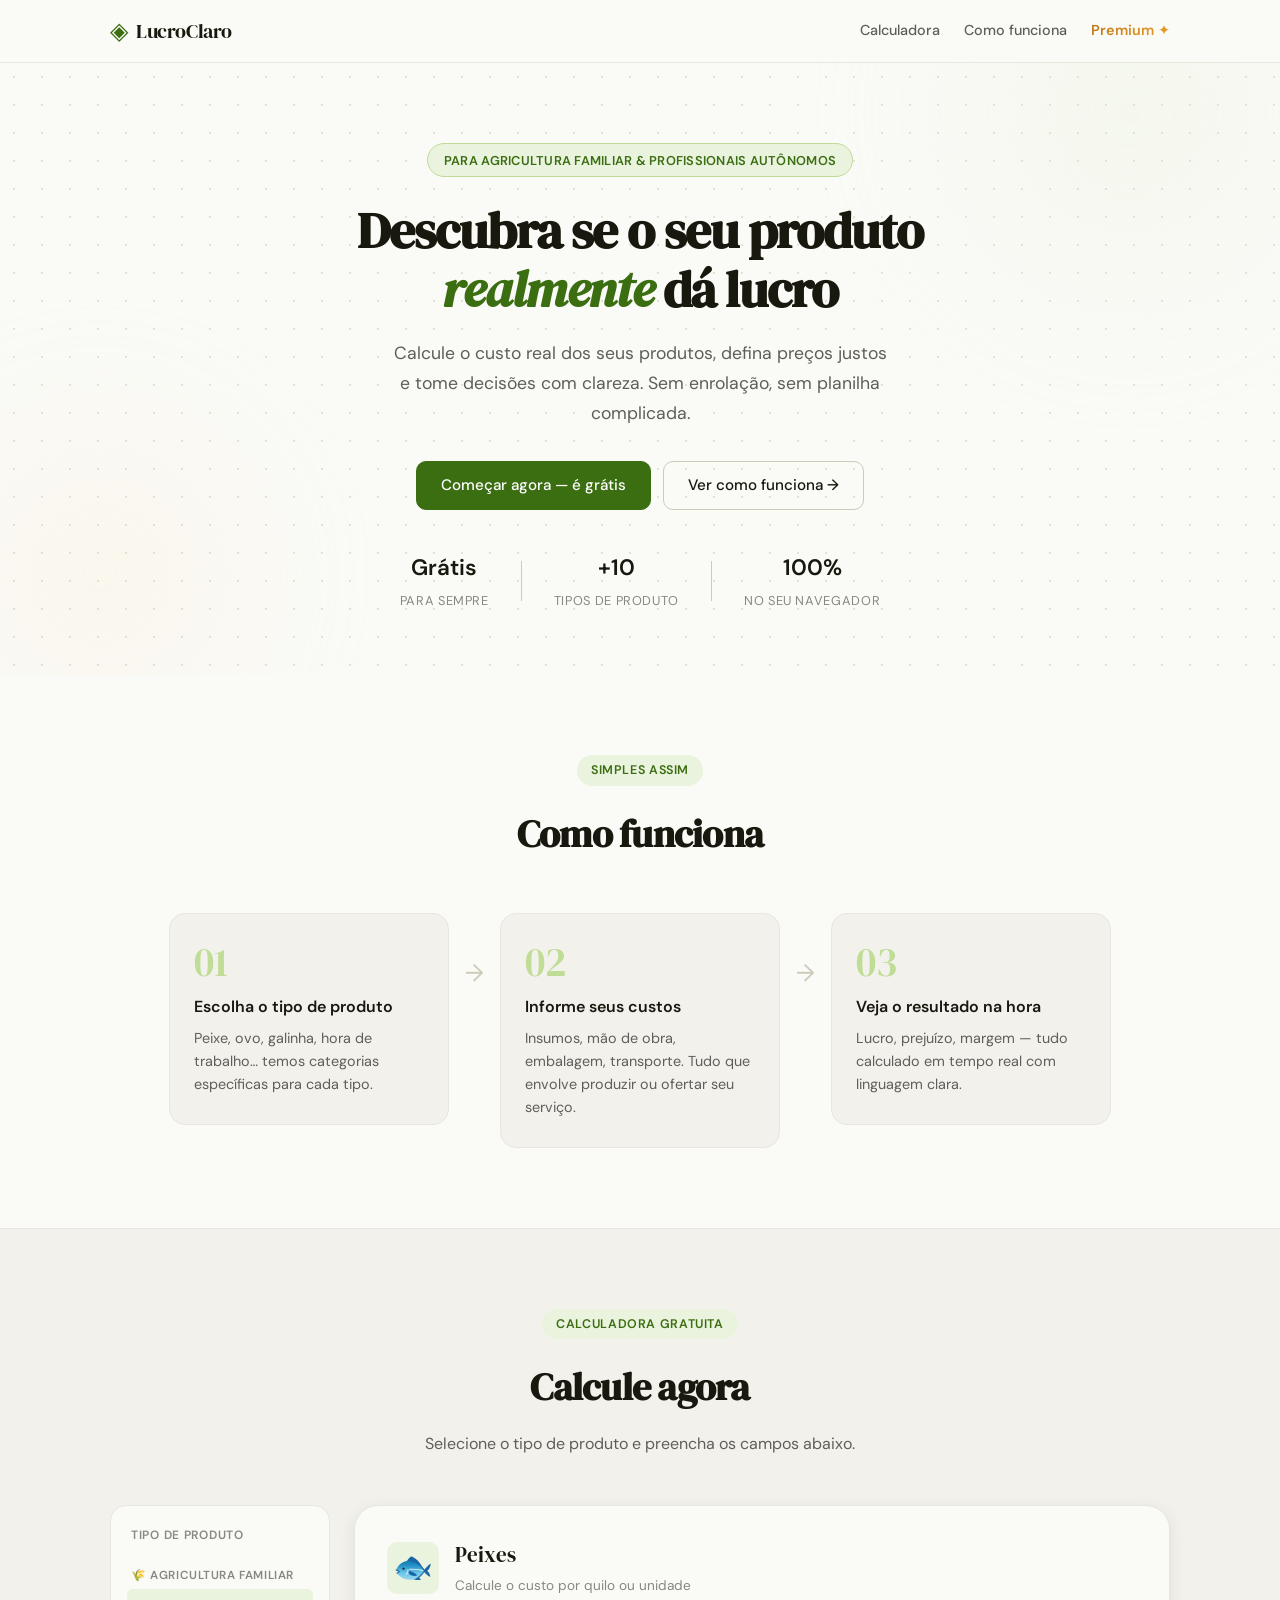
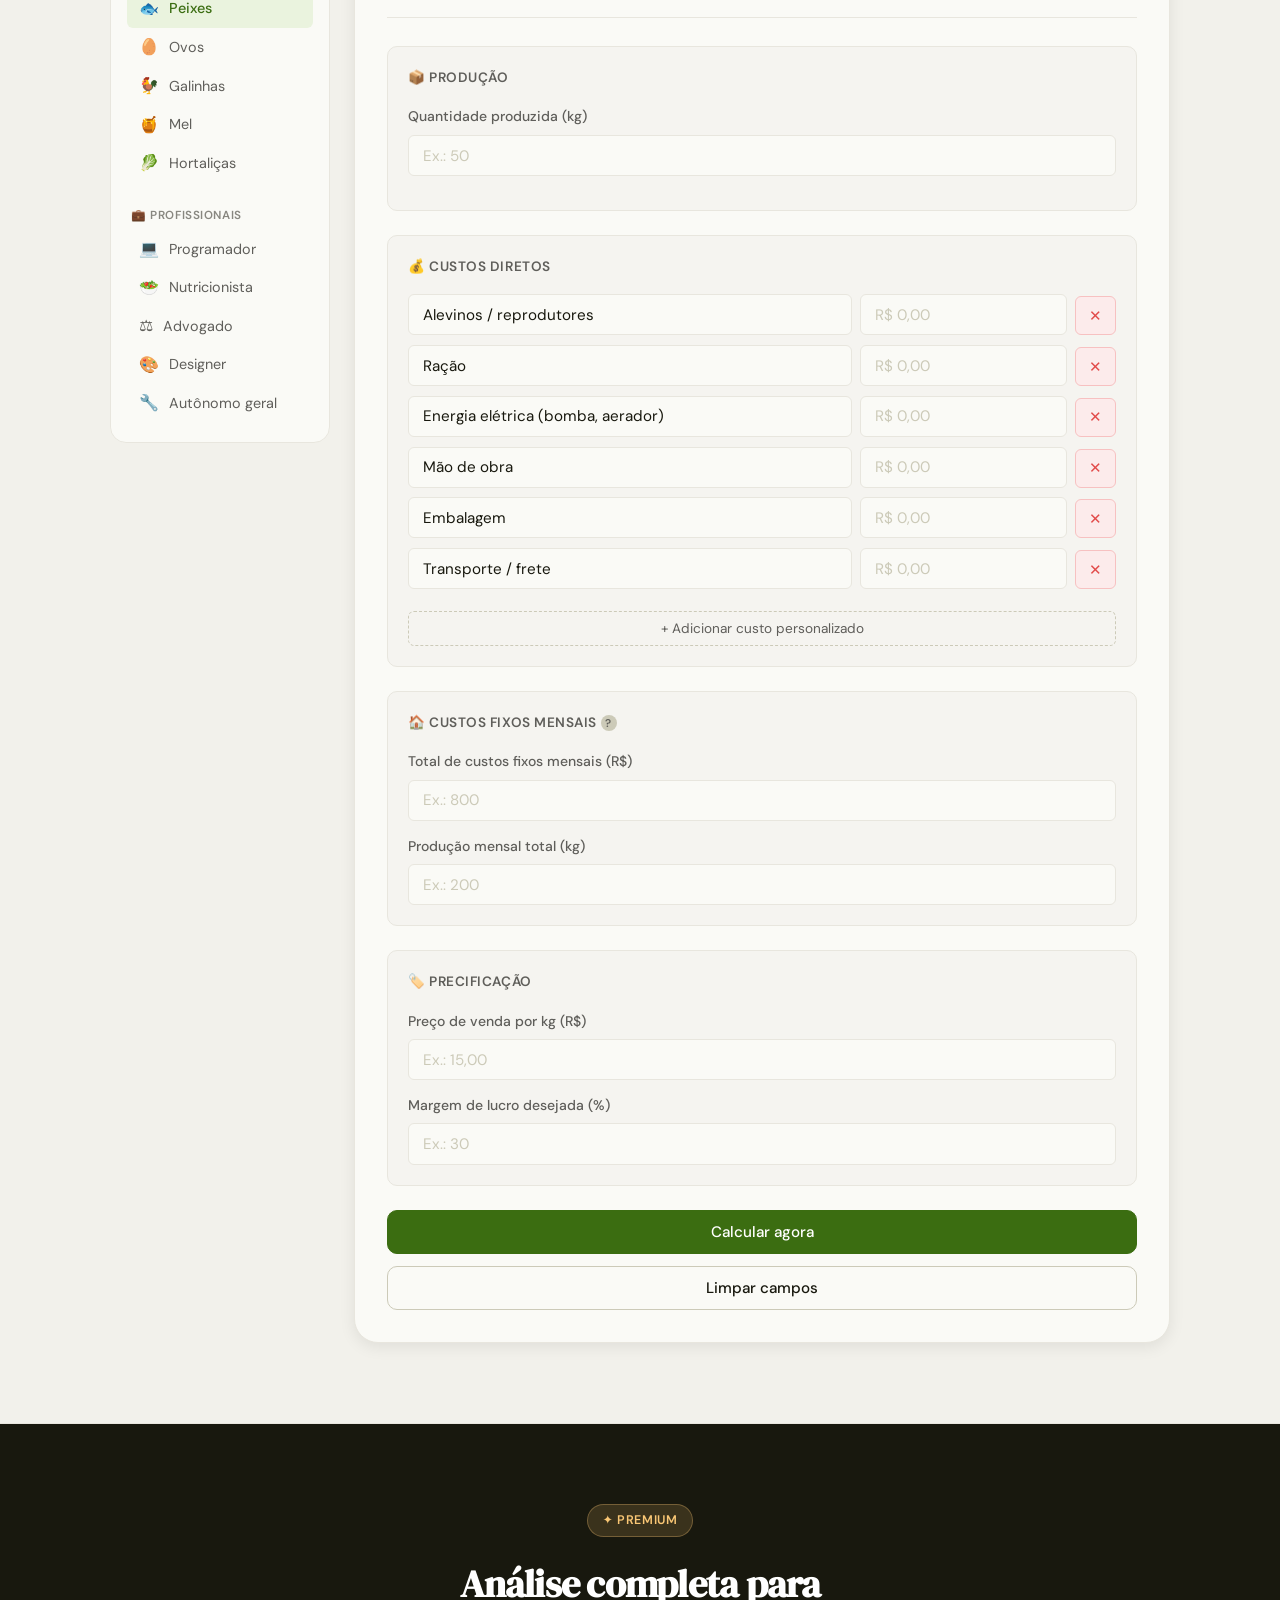
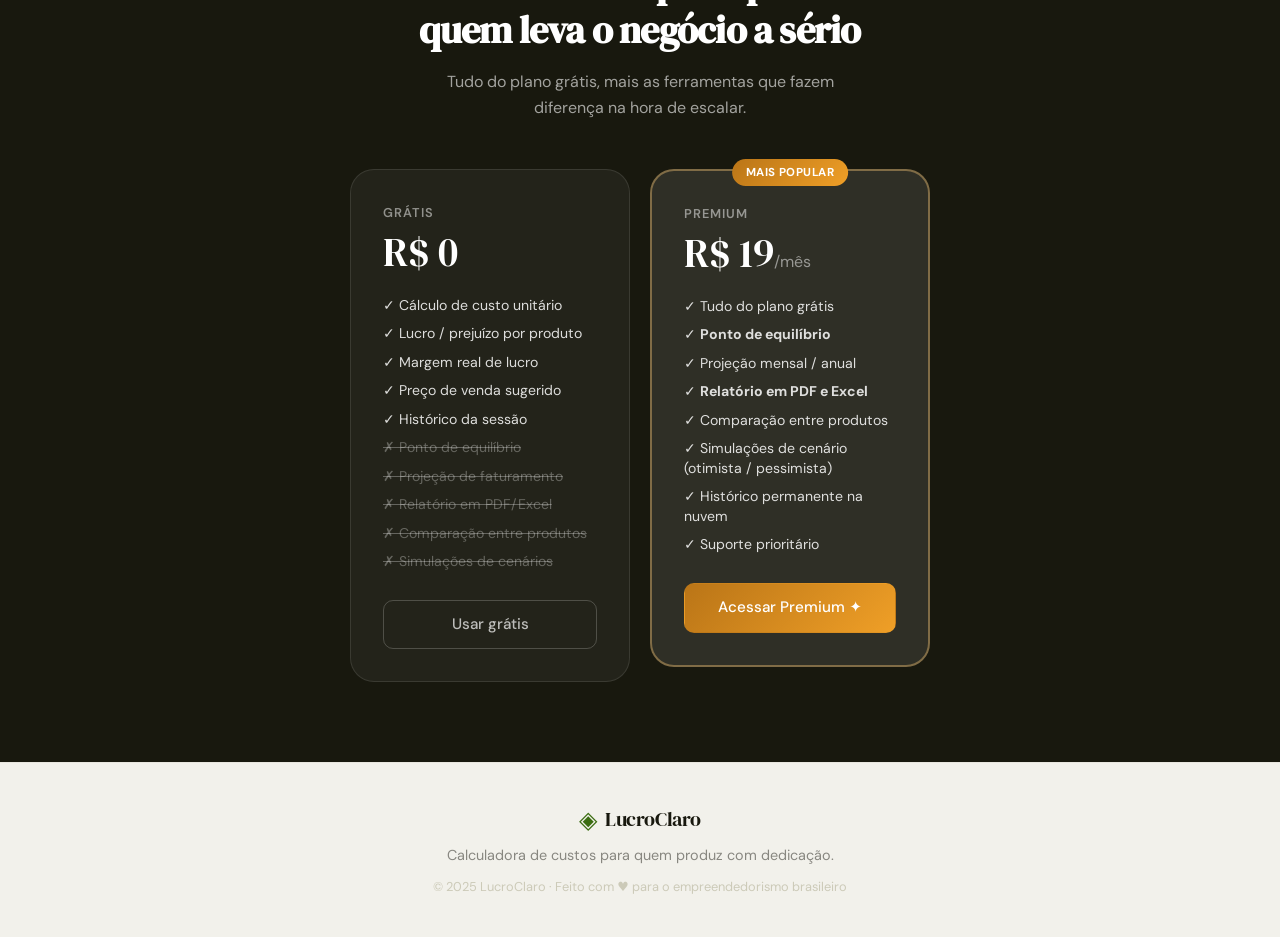
<file: index.html>
<!DOCTYPE html>
<html lang="pt-BR">
<head>
<meta charset="UTF-8">
<meta name="viewport" content="width=device-width, initial-scale=1.0">
<title>LucroClaro — Calculadora de Custos para Empreendedores</title>
<link rel="preconnect" href="https://fonts.googleapis.com">
<link rel="preconnect" href="https://fonts.gstatic.com" crossorigin>
<link href="https://fonts.googleapis.com/css2?family=DM+Serif+Display:ital@0;1&family=DM+Sans:ital,opsz,wght@0,9..40,300;0,9..40,400;0,9..40,500;0,9..40,600;1,9..40,300&display=swap" rel="stylesheet">
<link rel="stylesheet" href="style.css">
</head>
<body>

<!-- Header -->
<header class="header">
  <div class="container">
    <div class="header-inner">
      <div class="logo">
        <span class="logo-icon">◈</span>
        <span class="logo-text">LucroClaro</span>
      </div>
      <nav class="nav">
        <a href="#calculadora" class="nav-link">Calculadora</a>
        <a href="#como-funciona" class="nav-link">Como funciona</a>
        <a href="premium.html" class="nav-link nav-link-premium">Premium ✦</a>
      </nav>
      <button class="btn-menu" id="btnMenu" aria-label="Menu">
        <span></span><span></span><span></span>
      </button>
    </div>
  </div>
</header>

<!-- Hero -->
<section class="hero">
  <div class="hero-bg">
    <div class="hero-blob hero-blob-1"></div>
    <div class="hero-blob hero-blob-2"></div>
    <div class="hero-dots"></div>
  </div>
  <div class="container">
    <div class="hero-inner">
      <div class="hero-badge">Para agricultura familiar & profissionais autônomos</div>
      <h1 class="hero-title">Descubra se o seu produto <em>realmente</em> dá lucro</h1>
      <p class="hero-desc">Calcule o custo real dos seus produtos, defina preços justos e tome decisões com clareza. Sem enrolação, sem planilha complicada.</p>
      <div class="hero-actions">
        <a href="#calculadora" class="btn btn-primary">Começar agora — é grátis</a>
        <a href="#como-funciona" class="btn btn-ghost">Ver como funciona →</a>
      </div>
      <div class="hero-stats">
        <div class="hero-stat"><strong>Grátis</strong><span>Para sempre</span></div>
        <div class="hero-divider"></div>
        <div class="hero-stat"><strong>+10</strong><span>Tipos de produto</span></div>
        <div class="hero-divider"></div>
        <div class="hero-stat"><strong>100%</strong><span>No seu navegador</span></div>
      </div>
    </div>
  </div>
</section>

<!-- Como funciona -->
<section class="section" id="como-funciona">
  <div class="container">
    <div class="section-header">
      <div class="section-tag">Simples assim</div>
      <h2 class="section-title">Como funciona</h2>
    </div>
    <div class="steps">
      <div class="step">
        <div class="step-num">01</div>
        <div class="step-content">
          <h3>Escolha o tipo de produto</h3>
          <p>Peixe, ovo, galinha, hora de trabalho… temos categorias específicas para cada tipo.</p>
        </div>
      </div>
      <div class="step-arrow">→</div>
      <div class="step">
        <div class="step-num">02</div>
        <div class="step-content">
          <h3>Informe seus custos</h3>
          <p>Insumos, mão de obra, embalagem, transporte. Tudo que envolve produzir ou ofertar seu serviço.</p>
        </div>
      </div>
      <div class="step-arrow">→</div>
      <div class="step">
        <div class="step-num">03</div>
        <div class="step-content">
          <h3>Veja o resultado na hora</h3>
          <p>Lucro, prejuízo, margem — tudo calculado em tempo real com linguagem clara.</p>
        </div>
      </div>
    </div>
  </div>
</section>

<!-- Calculadora principal -->
<section class="section section-calc" id="calculadora">
  <div class="container">
    <div class="section-header">
      <div class="section-tag">Calculadora gratuita</div>
      <h2 class="section-title">Calcule agora</h2>
      <p class="section-desc">Selecione o tipo de produto e preencha os campos abaixo.</p>
    </div>

    <div class="calc-layout">

      <!-- Sidebar: seletor de produto -->
      <aside class="calc-sidebar">
        <p class="sidebar-title">Tipo de produto</p>
        <div class="product-list" id="productList">

          <div class="product-group-label">🌾 Agricultura familiar</div>
          <button class="product-btn active" data-product="peixe">
            <span class="product-icon">🐟</span>
            <span>Peixes</span>
          </button>
          <button class="product-btn" data-product="ovo">
            <span class="product-icon">🥚</span>
            <span>Ovos</span>
          </button>
          <button class="product-btn" data-product="galinha">
            <span class="product-icon">🐓</span>
            <span>Galinhas</span>
          </button>
          <button class="product-btn" data-product="mel">
            <span class="product-icon">🍯</span>
            <span>Mel</span>
          </button>
          <button class="product-btn" data-product="hortalica">
            <span class="product-icon">🥬</span>
            <span>Hortaliças</span>
          </button>

          <div class="product-group-label" style="margin-top:1rem">💼 Profissionais</div>
          <button class="product-btn" data-product="programador">
            <span class="product-icon">💻</span>
            <span>Programador</span>
          </button>
          <button class="product-btn" data-product="nutricionista">
            <span class="product-icon">🥗</span>
            <span>Nutricionista</span>
          </button>
          <button class="product-btn" data-product="advogado">
            <span class="product-icon">⚖️</span>
            <span>Advogado</span>
          </button>
          <button class="product-btn" data-product="designer">
            <span class="product-icon">🎨</span>
            <span>Designer</span>
          </button>
          <button class="product-btn" data-product="autonomo">
            <span class="product-icon">🔧</span>
            <span>Autônomo geral</span>
          </button>

        </div>
      </aside>

      <!-- Formulário de cálculo -->
      <main class="calc-main">
        <div class="calc-card" id="calcCard">

          <div class="calc-header" id="calcHeader">
            <div class="calc-product-icon" id="calcIcon">🐟</div>
            <div>
              <h3 id="calcTitle">Peixes</h3>
              <p id="calcSubtitle" class="calc-subtitle">Calcule o custo por quilo ou unidade</p>
            </div>
          </div>

          <form id="calcForm" autocomplete="off">

            <!-- Seção: Informações básicas -->
            <div class="form-section">
              <div class="form-section-title">📦 Produção</div>
              <div class="form-row" id="rowQuantidade">
                <label class="form-label" id="labelQuantidade">Quantidade produzida (kg)</label>
                <input type="number" class="form-input" id="quantidade" min="0" step="0.1" placeholder="Ex.: 50" value="">
              </div>
              <div class="form-row" id="rowUnidade" style="display:none">
                <label class="form-label" id="labelUnidade">Unidade de medida</label>
                <select class="form-input" id="unidade">
                  <option value="kg">Quilos (kg)</option>
                  <option value="un">Unidades</option>
                  <option value="dz">Dúzias</option>
                  <option value="cx">Caixas</option>
                  <option value="h">Horas</option>
                  <option value="consulta">Consultas</option>
                </select>
              </div>
            </div>

            <!-- Seção: Custos diretos -->
            <div class="form-section">
              <div class="form-section-title">💰 Custos diretos</div>

              <div id="custosDinamicos">
                <!-- renderizados pelo JS -->
              </div>

              <button type="button" class="btn-add-cost" id="btnAddCusto">
                + Adicionar custo personalizado
              </button>
            </div>

            <!-- Seção: Custos fixos mensais -->
            <div class="form-section">
              <div class="form-section-title">🏠 Custos fixos mensais <span class="tooltip-icon" title="Aluguel, luz, água, internet, etc. Será rateado pela quantidade produzida.">?</span></div>
              <div class="form-row">
                <label class="form-label">Total de custos fixos mensais (R$)</label>
                <input type="number" class="form-input" id="custoFixo" min="0" step="0.01" placeholder="Ex.: 800" value="">
              </div>
              <div class="form-row" id="rowProducaoMensal">
                <label class="form-label" id="labelProducaoMensal">Quantidade mensal total produzida</label>
                <input type="number" class="form-input" id="producaoMensal" min="0" step="0.1" placeholder="Ex.: 200" value="">
              </div>
            </div>

            <!-- Seção: Preço de venda -->
            <div class="form-section">
              <div class="form-section-title">🏷️ Precificação</div>
              <div class="form-row">
                <label class="form-label" id="labelPrecoVenda">Preço de venda (R$)</label>
                <input type="number" class="form-input" id="precoVenda" min="0" step="0.01" placeholder="Ex.: 15,00" value="">
              </div>
              <div class="form-row">
                <label class="form-label">Margem de lucro desejada (%)</label>
                <input type="number" class="form-input" id="margemDesejada" min="0" step="1" placeholder="Ex.: 30" value="">
              </div>
            </div>

            <div class="form-actions">
              <button type="button" class="btn btn-primary btn-full" id="btnCalcular">Calcular agora</button>
              <button type="button" class="btn btn-ghost btn-full" id="btnLimpar">Limpar campos</button>
            </div>

          </form>

          <!-- Resultado -->
          <div class="resultado" id="resultado" style="display:none">
            <div class="resultado-divider"></div>
            <h4 class="resultado-title">Resultado da análise</h4>

            <div class="resultado-cards">
              <div class="resultado-card">
                <span class="rc-label">Custo total por unidade</span>
                <span class="rc-value" id="rcCustoUnit">R$ —</span>
              </div>
              <div class="resultado-card">
                <span class="rc-label">Preço de venda atual</span>
                <span class="rc-value" id="rcPrecoVenda">R$ —</span>
              </div>
              <div class="resultado-card resultado-card-destaque" id="rcDestaque">
                <span class="rc-label" id="rcDestaqueLabel">Lucro por unidade</span>
                <span class="rc-value" id="rcDestaqueValue">R$ —</span>
              </div>
              <div class="resultado-card">
                <span class="rc-label">Margem real</span>
                <span class="rc-value" id="rcMargem">— %</span>
              </div>
            </div>

            <div class="resultado-veredicto" id="veredicto">
              <!-- veredicto dinâmico -->
            </div>

            <div class="resultado-preco-sugerido" id="precoSugerido" style="display:none">
              <!-- preço sugerido -->
            </div>

            <!-- CTA Premium: ponto de equilíbrio bloqueado -->
            <div class="premium-blur-card" id="premiumCard">
              <div class="premium-blur-content">
                <div class="premium-blur-values">
                  <div class="premium-blur-item">
                    <span>Ponto de equilíbrio</span>
                    <span class="blur-value">XX unid.</span>
                  </div>
                  <div class="premium-blur-item">
                    <span>Faturamento mínimo</span>
                    <span class="blur-value">R$ X.XXX</span>
                  </div>
                  <div class="premium-blur-item">
                    <span>Projeção mensal</span>
                    <span class="blur-value">R$ X.XXX</span>
                  </div>
                </div>
                <div class="premium-lock">
                  <span class="lock-icon">🔒</span>
                  <p>Essas análises avançadas estão disponíveis no plano <strong>Premium</strong></p>
                  <a href="premium.html" class="btn btn-premium-small">Acessar Premium ✦</a>
                </div>
              </div>
            </div>

          </div>
        </div>

        <!-- Histórico de cálculos -->
        <div class="historico-section" id="historicoSection" style="display:none">
          <div class="historico-header">
            <h4>Histórico desta sessão</h4>
            <button class="btn-clear-hist" id="btnClearHist">Limpar histórico</button>
          </div>
          <div class="historico-list" id="historicoList"></div>
        </div>

      </main>
    </div>
  </div>
</section>

<!-- Premium -->
<section class="section section-premium" id="premium">
  <div class="container">
    <div class="premium-inner">
      <div class="premium-badge">✦ Premium</div>
      <h2 class="premium-title">Análise completa para<br>quem leva o negócio a sério</h2>
      <p class="premium-desc">Tudo do plano grátis, mais as ferramentas que fazem diferença na hora de escalar.</p>

      <div class="premium-cards">

        <div class="plan-card plan-free">
          <div class="plan-name">Grátis</div>
          <div class="plan-price">R$ 0</div>
          <ul class="plan-features">
            <li class="feat-ok">✓ Cálculo de custo unitário</li>
            <li class="feat-ok">✓ Lucro / prejuízo por produto</li>
            <li class="feat-ok">✓ Margem real de lucro</li>
            <li class="feat-ok">✓ Preço de venda sugerido</li>
            <li class="feat-ok">✓ Histórico da sessão</li>
            <li class="feat-no">✗ Ponto de equilíbrio</li>
            <li class="feat-no">✗ Projeção de faturamento</li>
            <li class="feat-no">✗ Relatório em PDF/Excel</li>
            <li class="feat-no">✗ Comparação entre produtos</li>
            <li class="feat-no">✗ Simulações de cenários</li>
          </ul>
          <a href="#calculadora" class="btn btn-ghost btn-full">Usar grátis</a>
        </div>

        <div class="plan-card plan-premium">
          <div class="plan-badge-top">Mais popular</div>
          <div class="plan-name">Premium</div>
          <div class="plan-price">R$ 19<span>/mês</span></div>
          <ul class="plan-features">
            <li class="feat-ok">✓ Tudo do plano grátis</li>
            <li class="feat-ok">✓ <strong>Ponto de equilíbrio</strong></li>
            <li class="feat-ok">✓ Projeção mensal / anual</li>
            <li class="feat-ok">✓ <strong>Relatório em PDF e Excel</strong></li>
            <li class="feat-ok">✓ Comparação entre produtos</li>
            <li class="feat-ok">✓ Simulações de cenário (otimista / pessimista)</li>
            <li class="feat-ok">✓ Histórico permanente na nuvem</li>
            <li class="feat-ok">✓ Suporte prioritário</li>
          </ul>
          <a href="premium.html" class="btn btn-primary btn-full">Acessar Premium ✦</a>
        </div>

      </div>
    </div>
  </div>
</section>

<!-- Footer -->
<footer class="footer">
  <div class="container">
    <div class="footer-inner">
      <div class="logo">
        <span class="logo-icon">◈</span>
        <span class="logo-text">LucroClaro</span>
      </div>
      <p class="footer-tagline">Calculadora de custos para quem produz com dedicação.</p>
      <p class="footer-copy">© 2025 LucroClaro · Feito com ♥ para o empreendedorismo brasileiro</p>
    </div>
  </div>
</footer>

<script src="app.js"></script>
</body>
</html>
</file>
<file: style.css>
/* ============================
   LucroClaro — Stylesheet
   ============================*/

*, *::before, *::after { box-sizing: border-box; margin: 0; padding: 0; }

:root {
  --green-50: #EAF3DE;
  --green-100: #C0DD97;
  --green-400: #639922;
  --green-600: #3B6D11;
  --green-800: #27500A;
  --amber-50: #FAEEDA;
  --amber-100: #FAC775;
  --amber-400: #BA7517;
  --amber-800: #633806;
  --red-50: #FCEBEB;
  --red-100: #F7C1C1;
  --red-400: #E24B4A;
  --red-800: #791F1F;
  --teal-50: #E1F5EE;
  --teal-400: #1D9E75;
  --teal-600: #0F6E56;
  --gray-50: #F5F4F0;
  --gray-100: #E8E6DE;
  --gray-200: #CCCAB8;
  --gray-400: #888780;
  --gray-600: #5F5E5A;
  --gray-800: #2C2C2A;
  --ink: #18180E;
  --paper: #FAFAF6;
  --paper-2: #F2F1EB;
  --accent: #3B6D11;
  --accent-light: #639922;
  --gold: #BA7517;

  --radius-sm: 6px;
  --radius-md: 10px;
  --radius-lg: 16px;
  --radius-xl: 24px;

  --shadow-sm: 0 1px 3px rgba(0,0,0,.07);
  --shadow-md: 0 4px 16px rgba(0,0,0,.08);
  --shadow-lg: 0 8px 32px rgba(0,0,0,.1);

  --font-display: 'DM Serif Display', Georgia, serif;
  --font-body: 'DM Sans', system-ui, sans-serif;
}

html { scroll-behavior: smooth; }

body {
  font-family: var(--font-body);
  background: var(--paper);
  color: var(--ink);
  font-size: 16px;
  line-height: 1.65;
  -webkit-font-smoothing: antialiased;
}

/* ---- Utilities ---- */
.container {
  max-width: 1100px;
  margin: 0 auto;
  padding: 0 1.25rem;
}

/* ---- Header ---- */
.header {
  position: sticky;
  top: 0;
  z-index: 100;
  background: rgba(250,250,246,.92);
  backdrop-filter: blur(12px);
  border-bottom: 1px solid var(--gray-100);
}

.header-inner {
  display: flex;
  align-items: center;
  justify-content: space-between;
  height: 62px;
  gap: 1rem;
}

.logo {
  display: flex;
  align-items: center;
  gap: .5rem;
  font-family: var(--font-display);
  font-size: 1.25rem;
  color: var(--ink);
  text-decoration: none;
}

.logo-icon {
  font-size: 1.5rem;
  color: var(--accent);
  line-height: 1;
}

.logo-text { font-weight: 400; letter-spacing: -.02em; }

.nav {
  display: flex;
  align-items: center;
  gap: 1.5rem;
}

.nav-link {
  font-size: .9rem;
  font-weight: 500;
  color: var(--gray-600);
  text-decoration: none;
  transition: color .2s;
}

.nav-link:hover { color: var(--ink); }

.nav-link-premium {
  background: linear-gradient(135deg, var(--gold), #ef9f27);
  -webkit-background-clip: text;
  -webkit-text-fill-color: transparent;
  background-clip: text;
  font-weight: 600;
}

.btn-menu {
  display: none;
  flex-direction: column;
  gap: 5px;
  background: none;
  border: none;
  cursor: pointer;
  padding: .5rem;
}

.btn-menu span {
  display: block;
  width: 22px;
  height: 2px;
  background: var(--ink);
  border-radius: 2px;
}

/* ---- Buttons ---- */
.btn {
  display: inline-flex;
  align-items: center;
  justify-content: center;
  gap: .4rem;
  padding: .7rem 1.5rem;
  border-radius: var(--radius-md);
  font-family: var(--font-body);
  font-size: .95rem;
  font-weight: 500;
  cursor: pointer;
  text-decoration: none;
  border: 1.5px solid transparent;
  transition: all .2s;
}

.btn-primary {
  background: var(--accent);
  color: #fff;
  border-color: var(--accent);
}

.btn-primary:hover {
  background: var(--green-800);
  border-color: var(--green-800);
  transform: translateY(-1px);
  box-shadow: 0 4px 16px rgba(59,109,17,.3);
}

.btn-ghost {
  background: transparent;
  color: var(--ink);
  border-color: var(--gray-200);
}

.btn-ghost:hover {
  background: var(--gray-50);
  border-color: var(--gray-400);
}

.btn-full { width: 100%; }

.btn-premium-small {
  display: inline-flex;
  align-items: center;
  gap: .35rem;
  padding: .55rem 1.25rem;
  background: linear-gradient(135deg, var(--gold), #ef9f27);
  color: #fff;
  border-radius: var(--radius-md);
  font-size: .9rem;
  font-weight: 600;
  text-decoration: none;
  border: none;
  cursor: pointer;
  margin-top: .75rem;
  transition: opacity .2s, transform .2s;
}

.btn-premium-small:hover { opacity: .9; transform: translateY(-1px); }

/* ---- Hero ---- */
.hero {
  position: relative;
  overflow: hidden;
  padding: 5rem 0 4rem;
  background: var(--paper);
}

.hero-bg {
  position: absolute;
  inset: 0;
  pointer-events: none;
  overflow: hidden;
}

.hero-blob {
  position: absolute;
  border-radius: 50%;
  filter: blur(60px);
  opacity: .4;
}

.hero-blob-1 {
  width: 500px; height: 500px;
  background: radial-gradient(circle, var(--green-50) 0%, transparent 70%);
  top: -200px; right: -100px;
}

.hero-blob-2 {
  width: 400px; height: 400px;
  background: radial-gradient(circle, var(--amber-50) 0%, transparent 70%);
  bottom: -100px; left: -100px;
}

.hero-dots {
  position: absolute;
  inset: 0;
  background-image: radial-gradient(circle, var(--gray-200) 1px, transparent 1px);
  background-size: 28px 28px;
  opacity: .5;
}

.hero-inner {
  position: relative;
  max-width: 680px;
  margin: 0 auto;
  text-align: center;
}

.hero-badge {
  display: inline-block;
  padding: .35rem 1rem;
  background: var(--green-50);
  color: var(--green-600);
  border-radius: 100px;
  font-size: .8rem;
  font-weight: 600;
  letter-spacing: .02em;
  text-transform: uppercase;
  margin-bottom: 1.5rem;
  border: 1px solid var(--green-100);
}

.hero-title {
  font-family: var(--font-display);
  font-size: clamp(2rem, 5vw, 3.2rem);
  line-height: 1.15;
  letter-spacing: -.02em;
  color: var(--ink);
  margin-bottom: 1.25rem;
}

.hero-title em {
  font-style: italic;
  color: var(--accent);
}

.hero-desc {
  font-size: 1.1rem;
  color: var(--gray-600);
  max-width: 500px;
  margin: 0 auto 2rem;
  line-height: 1.7;
}

.hero-actions {
  display: flex;
  gap: .75rem;
  justify-content: center;
  flex-wrap: wrap;
  margin-bottom: 2.5rem;
}

.hero-stats {
  display: flex;
  align-items: center;
  justify-content: center;
  gap: 2rem;
  flex-wrap: wrap;
}

.hero-stat {
  text-align: center;
  display: flex;
  flex-direction: column;
  gap: .2rem;
}

.hero-stat strong {
  font-size: 1.4rem;
  font-weight: 600;
  color: var(--ink);
}

.hero-stat span {
  font-size: .8rem;
  color: var(--gray-400);
  text-transform: uppercase;
  letter-spacing: .05em;
}

.hero-divider {
  width: 1px;
  height: 40px;
  background: var(--gray-200);
}

/* ---- Sections ---- */
.section {
  padding: 5rem 0;
}

.section-header {
  text-align: center;
  margin-bottom: 3rem;
}

.section-tag {
  display: inline-block;
  padding: .3rem .9rem;
  background: var(--green-50);
  color: var(--green-600);
  border-radius: 100px;
  font-size: .78rem;
  font-weight: 600;
  letter-spacing: .05em;
  text-transform: uppercase;
  margin-bottom: 1rem;
}

.section-title {
  font-family: var(--font-display);
  font-size: clamp(1.6rem, 4vw, 2.4rem);
  letter-spacing: -.02em;
  color: var(--ink);
  margin-bottom: .75rem;
}

.section-desc {
  font-size: 1rem;
  color: var(--gray-600);
  max-width: 480px;
  margin: 0 auto;
}

/* ---- Steps ---- */
.steps {
  display: flex;
  align-items: flex-start;
  gap: 1rem;
  flex-wrap: wrap;
  justify-content: center;
}

.step {
  flex: 1;
  min-width: 200px;
  max-width: 280px;
  background: var(--paper-2);
  border-radius: var(--radius-lg);
  padding: 1.75rem 1.5rem;
  border: 1px solid var(--gray-100);
}

.step-num {
  font-family: var(--font-display);
  font-size: 2.5rem;
  color: var(--green-100);
  line-height: 1;
  margin-bottom: .75rem;
}

.step h3 {
  font-size: 1rem;
  font-weight: 600;
  margin-bottom: .4rem;
  color: var(--ink);
}

.step p {
  font-size: .9rem;
  color: var(--gray-600);
  line-height: 1.6;
}

.step-arrow {
  font-size: 1.5rem;
  color: var(--gray-200);
  margin-top: 2.5rem;
  flex-shrink: 0;
}

/* ---- Calculadora ---- */
.section-calc {
  background: var(--paper-2);
  border-top: 1px solid var(--gray-100);
  border-bottom: 1px solid var(--gray-100);
}

.calc-layout {
  display: grid;
  grid-template-columns: 220px 1fr;
  gap: 1.5rem;
  align-items: start;
}

/* Sidebar */
.calc-sidebar {
  background: var(--paper);
  border-radius: var(--radius-lg);
  border: 1px solid var(--gray-100);
  padding: 1.25rem 1rem;
  position: sticky;
  top: 80px;
}

.sidebar-title {
  font-size: .75rem;
  font-weight: 600;
  text-transform: uppercase;
  letter-spacing: .06em;
  color: var(--gray-400);
  margin-bottom: .75rem;
  padding: 0 .25rem;
}

.product-group-label {
  font-size: .73rem;
  font-weight: 600;
  color: var(--gray-400);
  text-transform: uppercase;
  letter-spacing: .05em;
  padding: .5rem .25rem .25rem;
}

.product-btn {
  display: flex;
  align-items: center;
  gap: .6rem;
  width: 100%;
  padding: .55rem .75rem;
  background: transparent;
  border: none;
  border-radius: var(--radius-sm);
  cursor: pointer;
  font-size: .9rem;
  color: var(--gray-600);
  text-align: left;
  transition: all .15s;
  font-family: var(--font-body);
}

.product-btn:hover {
  background: var(--gray-50);
  color: var(--ink);
}

.product-btn.active {
  background: var(--green-50);
  color: var(--green-600);
  font-weight: 500;
}

.product-icon { font-size: 1rem; flex-shrink: 0; }

/* Main calc card */
.calc-card {
  background: var(--paper);
  border-radius: var(--radius-xl);
  border: 1px solid var(--gray-100);
  padding: 2rem;
  box-shadow: var(--shadow-md);
}

.calc-header {
  display: flex;
  align-items: center;
  gap: 1rem;
  margin-bottom: 1.75rem;
  padding-bottom: 1.25rem;
  border-bottom: 1px solid var(--gray-100);
}

.calc-product-icon {
  font-size: 2rem;
  width: 52px;
  height: 52px;
  display: flex;
  align-items: center;
  justify-content: center;
  background: var(--green-50);
  border-radius: var(--radius-md);
  flex-shrink: 0;
}

.calc-header h3 {
  font-family: var(--font-display);
  font-size: 1.3rem;
  color: var(--ink);
  font-weight: 400;
}

.calc-subtitle {
  font-size: .85rem;
  color: var(--gray-400);
  margin-top: .15rem;
}

/* Form */
.form-section {
  margin-bottom: 1.5rem;
  padding: 1.25rem;
  background: var(--gray-50);
  border-radius: var(--radius-md);
  border: 1px solid var(--gray-100);
}

.form-section-title {
  font-size: .85rem;
  font-weight: 600;
  color: var(--gray-600);
  margin-bottom: 1rem;
  text-transform: uppercase;
  letter-spacing: .04em;
}

.form-row {
  display: flex;
  flex-direction: column;
  gap: .4rem;
  margin-bottom: .85rem;
}

.form-row:last-child { margin-bottom: 0; }

.form-label {
  font-size: .875rem;
  font-weight: 500;
  color: var(--gray-600);
}

.form-input {
  padding: .6rem .85rem;
  border: 1.5px solid var(--gray-100);
  border-radius: var(--radius-sm);
  font-family: var(--font-body);
  font-size: .95rem;
  color: var(--ink);
  background: var(--paper);
  transition: border-color .15s, box-shadow .15s;
  outline: none;
}

.form-input:focus {
  border-color: var(--accent);
  box-shadow: 0 0 0 3px rgba(59,109,17,.1);
}

.form-input::placeholder { color: var(--gray-200); }

/* Cost items */
.custo-item {
  display: grid;
  grid-template-columns: 1fr auto auto;
  gap: .5rem;
  align-items: end;
  margin-bottom: .6rem;
}

.custo-item .form-input { margin: 0; }

.custo-remove {
  padding: .6rem .8rem;
  background: var(--red-50);
  color: var(--red-400);
  border: 1px solid var(--red-100);
  border-radius: var(--radius-sm);
  cursor: pointer;
  font-size: .95rem;
  transition: all .15s;
  white-space: nowrap;
}

.custo-remove:hover { background: var(--red-100); }

.btn-add-cost {
  display: inline-flex;
  align-items: center;
  gap: .35rem;
  padding: .5rem 1rem;
  background: transparent;
  border: 1.5px dashed var(--gray-200);
  border-radius: var(--radius-sm);
  font-size: .85rem;
  color: var(--gray-600);
  cursor: pointer;
  font-family: var(--font-body);
  transition: all .15s;
  margin-top: .75rem;
  width: 100%;
  justify-content: center;
}

.btn-add-cost:hover {
  border-color: var(--accent);
  color: var(--accent);
  background: var(--green-50);
}

.form-actions {
  display: flex;
  flex-direction: column;
  gap: .75rem;
  margin-top: 1.5rem;
}

.tooltip-icon {
  display: inline-flex;
  align-items: center;
  justify-content: center;
  width: 16px;
  height: 16px;
  background: var(--gray-200);
  color: var(--gray-600);
  border-radius: 50%;
  font-size: .7rem;
  cursor: help;
  font-style: normal;
}

/* ---- Resultado ---- */
.resultado { margin-top: 2rem; }

.resultado-divider {
  height: 1px;
  background: var(--gray-100);
  margin-bottom: 1.5rem;
}

.resultado-title {
  font-family: var(--font-display);
  font-size: 1.15rem;
  color: var(--ink);
  font-weight: 400;
  margin-bottom: 1.25rem;
}

.resultado-cards {
  display: grid;
  grid-template-columns: repeat(2, 1fr);
  gap: .75rem;
  margin-bottom: 1.25rem;
}

.resultado-card {
  background: var(--gray-50);
  border-radius: var(--radius-md);
  border: 1px solid var(--gray-100);
  padding: 1rem;
  display: flex;
  flex-direction: column;
  gap: .35rem;
}

.rc-label {
  font-size: .75rem;
  color: var(--gray-400);
  text-transform: uppercase;
  letter-spacing: .05em;
  font-weight: 500;
}

.rc-value {
  font-size: 1.25rem;
  font-weight: 600;
  color: var(--ink);
}

.resultado-card-destaque {
  border-width: 2px;
}

.resultado-card-destaque.lucro {
  background: var(--green-50);
  border-color: var(--green-100);
}

.resultado-card-destaque.lucro .rc-value { color: var(--green-600); }

.resultado-card-destaque.prejuizo {
  background: var(--red-50);
  border-color: var(--red-100);
}

.resultado-card-destaque.prejuizo .rc-value { color: var(--red-400); }

/* Veredicto */
.resultado-veredicto {
  border-radius: var(--radius-md);
  padding: 1.25rem 1.5rem;
  margin-bottom: 1rem;
  display: flex;
  align-items: flex-start;
  gap: .75rem;
}

.resultado-veredicto.lucro {
  background: var(--green-50);
  border: 1.5px solid var(--green-100);
}

.resultado-veredicto.prejuizo {
  background: var(--red-50);
  border: 1.5px solid var(--red-100);
}

.resultado-veredicto.equilibrio {
  background: var(--amber-50);
  border: 1.5px solid var(--amber-100);
}

.veredicto-icon { font-size: 1.5rem; flex-shrink: 0; line-height: 1.2; }

.veredicto-texto strong {
  display: block;
  font-size: 1rem;
  font-weight: 600;
  margin-bottom: .2rem;
}

.veredicto-texto p { font-size: .9rem; line-height: 1.5; }

.resultado-veredicto.lucro .veredicto-texto strong { color: var(--green-600); }
.resultado-veredicto.prejuizo .veredicto-texto strong { color: var(--red-800); }
.resultado-veredicto.equilibrio .veredicto-texto strong { color: var(--amber-800); }

/* Preço sugerido */
.resultado-preco-sugerido {
  background: var(--teal-50);
  border: 1.5px solid #9FE1CB;
  border-radius: var(--radius-md);
  padding: 1rem 1.25rem;
  margin-bottom: 1rem;
  font-size: .9rem;
  color: var(--teal-600);
}

.resultado-preco-sugerido strong { font-weight: 600; }

/* Premium blur card */
.premium-blur-card {
  margin-top: 1.25rem;
  border-radius: var(--radius-md);
  border: 1.5px solid var(--amber-100);
  overflow: hidden;
  position: relative;
}

.premium-blur-content {
  display: grid;
  grid-template-columns: 1fr auto;
  gap: 1rem;
  align-items: center;
  padding: 1.25rem 1.5rem;
  background: var(--amber-50);
}

.premium-blur-values {
  display: flex;
  flex-direction: column;
  gap: .5rem;
}

.premium-blur-item {
  display: flex;
  align-items: center;
  justify-content: space-between;
  gap: 1rem;
  font-size: .875rem;
  color: var(--gray-600);
}

.blur-value {
  filter: blur(5px);
  user-select: none;
  font-weight: 600;
  color: var(--ink);
  background: var(--amber-100);
  padding: .1rem .5rem;
  border-radius: 4px;
}

.premium-lock {
  text-align: center;
  min-width: 160px;
}

.lock-icon { font-size: 1.75rem; display: block; margin-bottom: .4rem; }

.premium-lock p {
  font-size: .8rem;
  color: var(--gray-600);
  line-height: 1.4;
  margin-bottom: .25rem;
}

/* Histórico */
.historico-section {
  margin-top: 1.5rem;
  background: var(--paper);
  border-radius: var(--radius-lg);
  border: 1px solid var(--gray-100);
  padding: 1.25rem;
}

.historico-header {
  display: flex;
  align-items: center;
  justify-content: space-between;
  margin-bottom: 1rem;
}

.historico-header h4 {
  font-size: .95rem;
  font-weight: 600;
  color: var(--ink);
}

.btn-clear-hist {
  font-size: .8rem;
  color: var(--red-400);
  background: none;
  border: none;
  cursor: pointer;
  font-family: var(--font-body);
}

.historico-list {
  display: flex;
  flex-direction: column;
  gap: .5rem;
}

.hist-item {
  display: grid;
  grid-template-columns: auto 1fr auto auto;
  align-items: center;
  gap: .75rem;
  padding: .75rem 1rem;
  background: var(--gray-50);
  border-radius: var(--radius-sm);
  border: 1px solid var(--gray-100);
  font-size: .85rem;
}

.hist-icon { font-size: 1rem; }

.hist-name { font-weight: 500; color: var(--ink); }

.hist-margem {
  font-weight: 600;
  font-size: .8rem;
  padding: .2rem .6rem;
  border-radius: 100px;
}

.hist-margem.lucro { background: var(--green-50); color: var(--green-600); }
.hist-margem.prejuizo { background: var(--red-50); color: var(--red-400); }

.hist-date { font-size: .75rem; color: var(--gray-400); }

/* ---- Premium section ---- */
.section-premium {
  background: var(--ink);
  color: #fff;
}

.section-premium .section-tag {
  background: rgba(255,255,255,.1);
  color: var(--amber-100);
  border-color: transparent;
}

.premium-inner { text-align: center; }

.premium-badge {
  display: inline-block;
  padding: .3rem .9rem;
  background: rgba(250,199,117,.15);
  color: var(--amber-100);
  border-radius: 100px;
  font-size: .78rem;
  font-weight: 600;
  letter-spacing: .05em;
  text-transform: uppercase;
  margin-bottom: 1.5rem;
  border: 1px solid rgba(250,199,117,.3);
}

.premium-title {
  font-family: var(--font-display);
  font-size: clamp(1.6rem, 4vw, 2.4rem);
  letter-spacing: -.02em;
  color: #fff;
  margin-bottom: 1rem;
  line-height: 1.2;
}

.premium-desc {
  font-size: 1rem;
  color: rgba(255,255,255,.6);
  max-width: 450px;
  margin: 0 auto 3rem;
}

.premium-cards {
  display: flex;
  gap: 1.25rem;
  justify-content: center;
  flex-wrap: wrap;
  align-items: start;
}

.plan-card {
  background: rgba(255,255,255,.05);
  border: 1px solid rgba(255,255,255,.1);
  border-radius: var(--radius-xl);
  padding: 2rem;
  width: 280px;
  text-align: left;
  position: relative;
}

.plan-card.plan-premium {
  background: rgba(255,255,255,.1);
  border-color: rgba(250,199,117,.4);
  border-width: 2px;
}

.plan-badge-top {
  position: absolute;
  top: -12px;
  left: 50%;
  transform: translateX(-50%);
  background: linear-gradient(135deg, var(--gold), #ef9f27);
  color: #fff;
  font-size: .72rem;
  font-weight: 700;
  padding: .25rem .85rem;
  border-radius: 100px;
  letter-spacing: .04em;
  text-transform: uppercase;
  white-space: nowrap;
}

.plan-name {
  font-size: .8rem;
  font-weight: 600;
  text-transform: uppercase;
  letter-spacing: .08em;
  color: rgba(255,255,255,.5);
  margin-bottom: .5rem;
}

.plan-price {
  font-family: var(--font-display);
  font-size: 2.5rem;
  color: #fff;
  margin-bottom: 1.5rem;
  line-height: 1;
}

.plan-price span {
  font-family: var(--font-body);
  font-size: 1rem;
  color: rgba(255,255,255,.5);
}

.plan-features {
  list-style: none;
  margin-bottom: 1.75rem;
  display: flex;
  flex-direction: column;
  gap: .55rem;
}

.plan-features li { font-size: .88rem; line-height: 1.4; }

.feat-ok { color: rgba(255,255,255,.85); }
.feat-no { color: rgba(255,255,255,.3); text-decoration: line-through; }

.plan-card .btn-ghost {
  border-color: rgba(255,255,255,.2);
  color: rgba(255,255,255,.7);
}

.plan-card .btn-ghost:hover {
  background: rgba(255,255,255,.08);
  border-color: rgba(255,255,255,.4);
}

.plan-card .btn-primary {
  background: linear-gradient(135deg, var(--gold), #ef9f27);
  border-color: transparent;
}

.plan-card .btn-primary:hover {
  opacity: .9;
  transform: translateY(-1px);
  box-shadow: 0 4px 16px rgba(186,117,23,.4);
}

/* ---- Footer ---- */
.footer {
  background: var(--paper-2);
  border-top: 1px solid var(--gray-100);
  padding: 2.5rem 0;
}

.footer-inner {
  text-align: center;
  display: flex;
  flex-direction: column;
  align-items: center;
  gap: .5rem;
}

.footer-tagline {
  font-size: .9rem;
  color: var(--gray-400);
}

.footer-copy {
  font-size: .8rem;
  color: var(--gray-200);
}

/* ---- Responsive ---- */
@media (max-width: 768px) {
  .nav { display: none; }
  .btn-menu { display: flex; }

  .hero { padding: 3.5rem 0 3rem; }

  .steps { flex-direction: column; align-items: center; }
  .step-arrow { display: none; }
  .step { max-width: 100%; }

  .calc-layout {
    grid-template-columns: 1fr;
  }

  .calc-sidebar {
    position: static;
    overflow-x: auto;
  }

  .product-list {
    display: flex;
    flex-wrap: wrap;
    gap: .25rem;
  }

  .product-group-label { width: 100%; }

  .product-btn {
    flex: 0 0 auto;
    padding: .4rem .65rem;
    font-size: .82rem;
    border: 1px solid var(--gray-100);
    background: var(--paper);
  }

  .resultado-cards { grid-template-columns: 1fr 1fr; }

  .premium-blur-content {
    grid-template-columns: 1fr;
    gap: 1.25rem;
  }

  .premium-lock { border-top: 1px solid var(--amber-100); padding-top: 1rem; }

  .premium-cards { flex-direction: column; align-items: center; }
  .plan-card { width: 100%; max-width: 340px; }

  .hist-item { grid-template-columns: auto 1fr; }
  .hist-date { display: none; }
}

@media (max-width: 480px) {
  .resultado-cards { grid-template-columns: 1fr; }
  .calc-card { padding: 1.25rem; }
  .hero-stats { gap: 1rem; }
}
</file>
